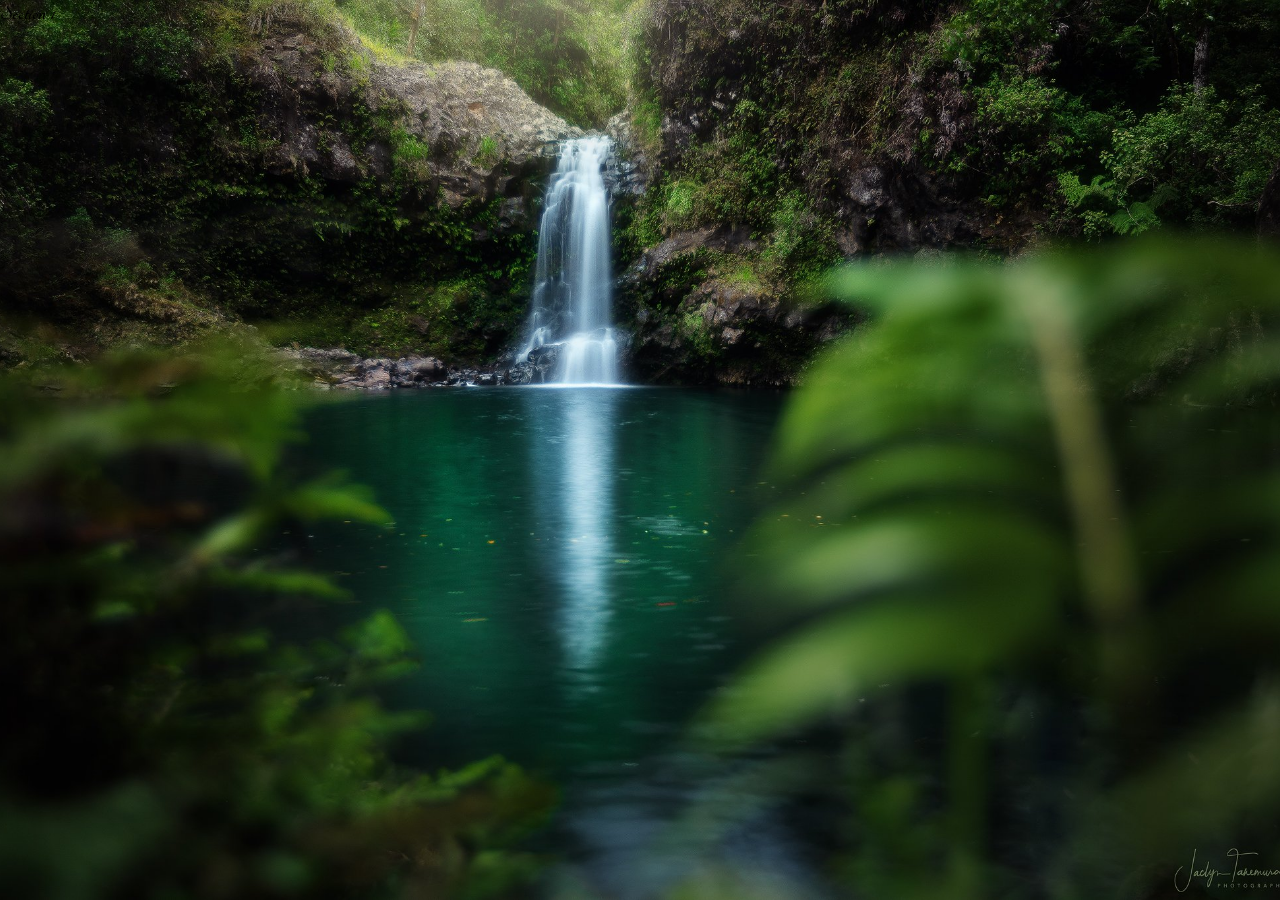
<file: index.html>
<!DOCTYPE html>
<html lang="en">

<head>
    <meta charset="UTF-8">
    <title>Hannah & Nelson's Wedding</title>
    <link rel="stylesheet" href="styles.css">
</head>

<body>
    <div class="parent-container">
        <section class="full-page-section-01";>
            <div class="autoShow">
                <h1>Section 1</h1>
            </div>
        </section>

        <section class="full-page-section-02";>
            <div class="autoShow">
                <h1>Section 2</h1>
            </div>
        </section>

        <section class="full-page-section-03">
            <h1>Section 3</h1>
        </section>
    </div>
</body>

</html>
</file>
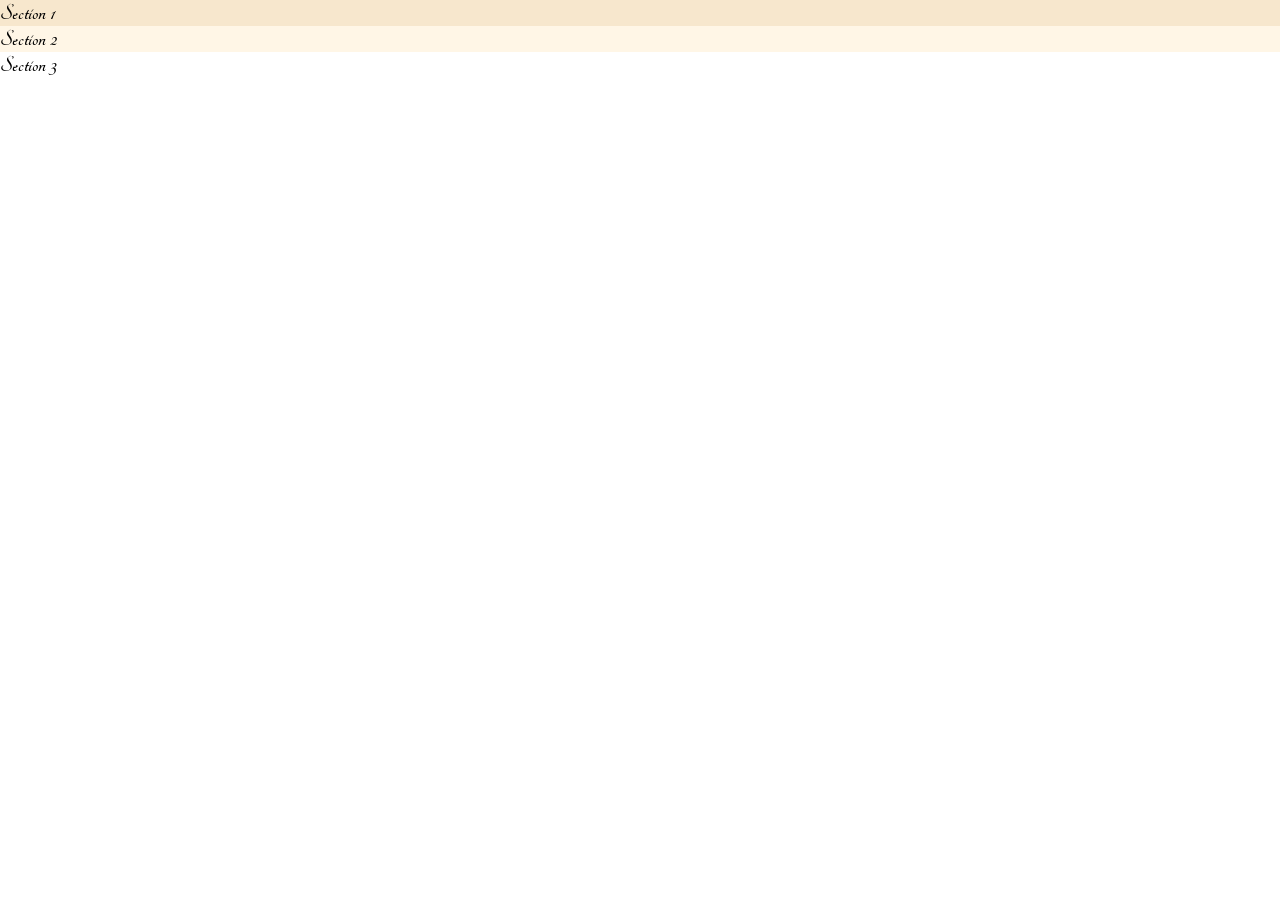
<file: main.html>
<!DOCTYPE html>
<html lang="en">

<head>
    <meta charset="UTF-8">
    <title>Splash Screen</title>
    <link rel="stylesheet" href="styles.css">
</head>

<body>
    <div class="parent-container">
        <section class="full-page-section"; style="background-color:#f7e7cd;"><h1>Section 1</h1></section>
        <section class="full-page-section"; style="background-color: #fff6e6;"><h1>Section 2</h1></section>
        <section class="full-page-section"><h1>Section 3</h1></section>
    </div>
</body>

</html>
</file>
<file: styles.css>
@import url('https://fonts.googleapis.com/css?family=Tangerine');

* { /*  */
  margin:0;
  font-family: "tangerine", sans-serif;
  overflow: hidden; /* Prevent body scroll */
}

/* Fade in anim */
.autoShow {
  animation:text-appear both;
  animation-timeline: view();
}

@keyframes text-appear {
  from{
    opacity:0;
    transform:translateY(100px);
  }
  to{
    opacity:100;
    transform:translateY(0);
  }
}



/* Snap Behaviors */
.parent-container {
  scroll-snap-type: y mandatory; /* Enable vertical mandatory snapping */
  overflow-y: scroll; /* Enable vertical scrolling */
  height: 100vh; /* Full viewport height */
  width: 100vw; /* Full viewport width */;
}

/* Page content */
.full-page-section-01 {
  scroll-snap-align: start; /* Snap to the start of each section */
  height: 100vh; /* Each section takes full viewport height */
  width: 100vw; /* Each section takes full viewport width */
  background-image: url("./img/waterfall_forest_depth-field-view_img_21A9264-web-©Jaclyn-Tanemura-VW-1.jpg");
  background-size:cover;
  background-position:center;
  background-repeat:no-repeat;
  /* Add styling for individual sections */
}

.full-page-section-02 {
  scroll-snap-align: start; /* Snap to the start of each section */
  height: 100vh; /* Each section takes full viewport height */
  width: 100vw; /* Each section takes full viewport width */
  background-image: url("./img/bergreen-photography-13.jpg");
  background-size:cover;
  background-position:center;
  background-repeat:no-repeat;
  display:flex;
  justify-content: center;
  align-items: center;
  /* Add styling for individual sections */
}

.full-page-section-03 {
  scroll-snap-align: start; /* Snap to the start of each section */
  height: 100vh; /* Each section takes full viewport height */
  width: 100vw; /* Each section takes full viewport width */
  background-image: url("./img/21A9506-web-©Jaclyn-Tanemura-VW-5.jpg");
  background-size:cover;
  background-position:center;
  background-repeat:no-repeat;
  display:flex;
  justify-content: center;
  /* Add styling for individual sections */
}
</file>
